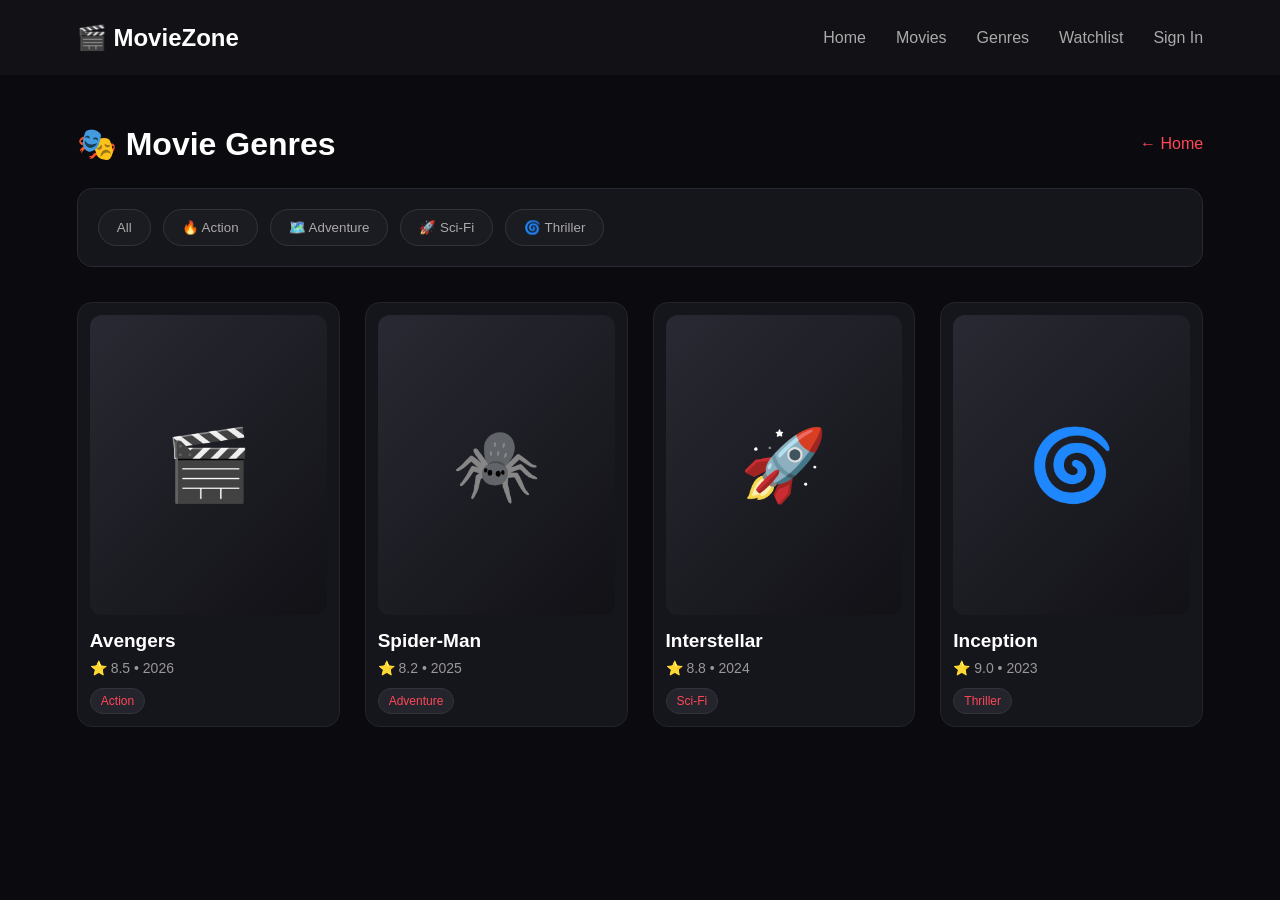
<file: genres.html>
<!DOCTYPE html>
<html lang="en">

<head>
    <meta charset="UTF-8">
    <meta name="viewport" content="width=device-width, initial-scale=1.0">

    <title>MovieZone - Genres</title>

    <link rel="stylesheet" href="style.css">
</head>

<body>

    <header>

        <div class="logo">
            🎬 MovieZone
        </div>

        <nav>
            <a href="index.html">Home</a>
            <a href="movies.html">Movies</a>
            <a href="genres.html">Genres</a>
            <a href="watchlist.html">Watchlist</a>
            <a href="login.html">Sign In</a>
        </nav>

    </header>


    <main class="movies">

        <div class="section-title">
            <h2>🎭 Movie Genres</h2>

            <a href="index.html">
                ← Home
            </a>
        </div>


        <div class="genre-filter">

            <button onclick="filterMovies('all')">All</button>

            <button onclick="filterMovies('Action')">
                🔥 Action
            </button>

            <button onclick="filterMovies('Adventure')">
                🗺️ Adventure
            </button>

            <button onclick="filterMovies('Sci-Fi')">
                🚀 Sci-Fi
            </button>

            <button onclick="filterMovies('Thriller')">
                🌀 Thriller
            </button>

        </div>


        <div class="movie-grid">

            <div class="movie-card">
                <div class="poster">🎬</div>
                <h3>Avengers</h3>
                <p>⭐ 8.5 • 2026</p>
                <span class="genre">Action</span>
            </div>

            <div class="movie-card">
                <div class="poster">🕷️</div>
                <h3>Spider-Man</h3>
                <p>⭐ 8.2 • 2025</p>
                <span class="genre">Adventure</span>
            </div>

            <div class="movie-card">
                <div class="poster">🚀</div>
                <h3>Interstellar</h3>
                <p>⭐ 8.8 • 2024</p>
                <span class="genre">Sci-Fi</span>
            </div>

            <div class="movie-card">
                <div class="poster">🌀</div>
                <h3>Inception</h3>
                <p>⭐ 9.0 • 2023</p>
                <span class="genre">Thriller</span>
            </div>

        </div>

    </main>

    <script src="script.js"></script>

</body>

</html>
</file>
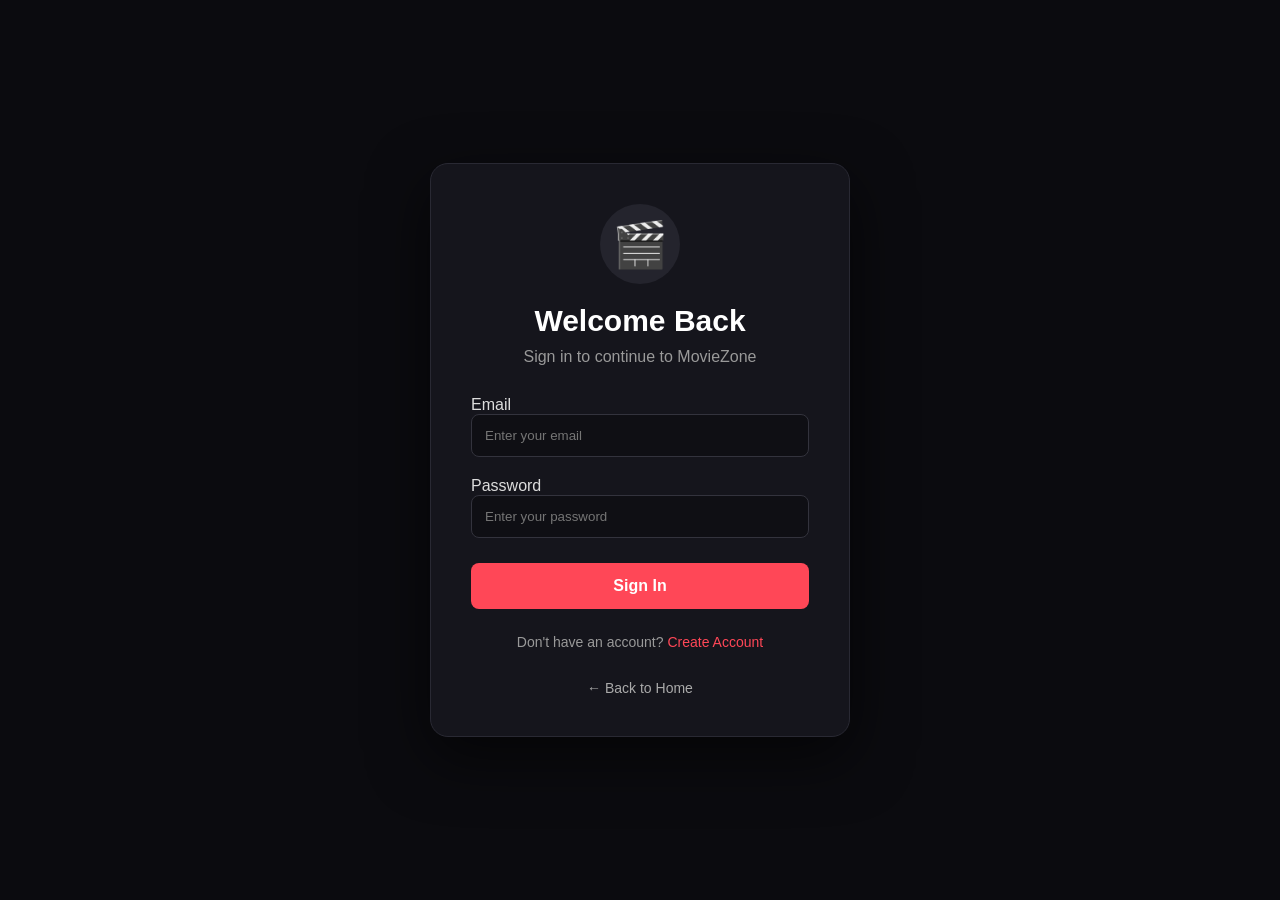
<file: login.html>
<!DOCTYPE html>
<html lang="en">
<head>
    <meta charset="UTF-8">
    <meta name="viewport" content="width=device-width, initial-scale=1.0">
    <title>MovieZone - Sign In</title>
    <link rel="stylesheet" href="style.css">
</head>

<body>

    <div class="login-page">

        <div class="login-box">

            <div class="login-logo">🎬</div>

            <h1>Welcome Back</h1>
            <p>Sign in to continue to MovieZone</p>

            <form onsubmit="loginUser(event)"></form>

                <label>Email</label>
                <input type="email" placeholder="Enter your email">

                <label>Password</label>
                <input type="password" placeholder="Enter your password">

                <button type="submit">Sign In</button>

            </form>

            <p class="signup-text">
                Don't have an account?
                <a href="#">Create Account</a>
            </p>

            <a class="back-home" href="index.html">
                ← Back to Home
            </a>

        </div>

    </div>
    <script>
function loginUser(event) {
    event.preventDefault();

    alert("Login successful! 🎬");

    window.location.href = "index.html";
}
</script>
</body>
</html>
</file>
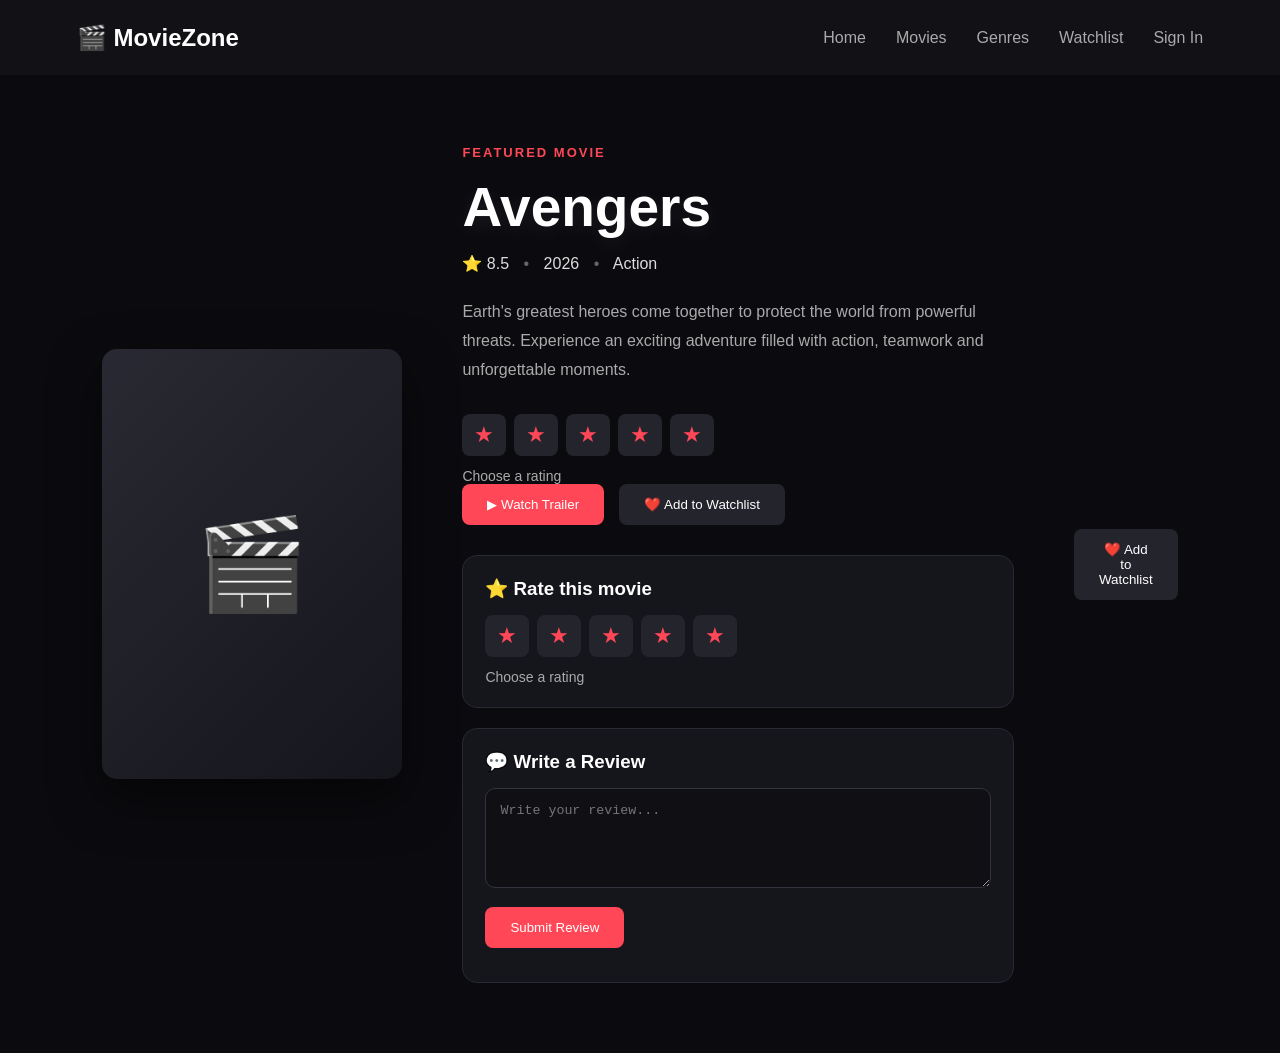
<file: movie.html>
<!DOCTYPE html>
<html lang="en">

<head>
    <meta charset="UTF-8">
    <meta name="viewport" content="width=device-width, initial-scale=1.0">

    <title>Movie Details - MovieZone</title>

    <link rel="stylesheet" href="style.css">
</head>

<body>

    <!-- Header -->
    <header>

        <div class="logo">
            🎬 MovieZone
        </div>

        <nav>
            <a href="index.html">Home</a>
            <a href="#">Movies</a>
            <a href="#">Genres</a>
            <a href="#">Watchlist</a>
            <a href="login.html">Sign In</a>
        </nav>

    </header>


    <!-- Movie Details -->
    <main class="movie-details">

        <div class="movie-poster">
            🎬
        </div>


        <div class="movie-info">

            <p class="tag">
                FEATURED MOVIE
            </p>

            <h1>Avengers</h1>

            <div class="movie-meta">
                ⭐ 8.5
                <span>•</span>
                2026
                <span>•</span>
                Action
            </div>

            <p class="description">
                Earth's greatest heroes come together to protect
                the world from powerful threats. Experience an
                exciting adventure filled with action, teamwork
                and unforgettable moments.
            </p>

            
    <div class="stars">
        <button onclick="rateMovie(1)">★</button>
        <button onclick="rateMovie(2)">★</button>
        <button onclick="rateMovie(3)">★</button>
        <button onclick="rateMovie(4)">★</button>
        <button onclick="rateMovie(5)">★</button>
    </div>

    <p id="ratingMessage">
        Choose a rating
    </p>
     <div class="movie-buttons">

    <button onclick="watchTrailer()">
        ▶ Watch Trailer
    </button>

    <button class="watchlist-btn" onclick="addToWatchlist()">
        ❤️ Add to Watchlist
    </button>

</div>


<!-- Rating -->

<div class="rating-box">

    <h3>⭐ Rate this movie</h3>

    <div class="stars">
        <button onclick="rateMovie(1)">★</button>
        <button onclick="rateMovie(2)">★</button>
        <button onclick="rateMovie(3)">★</button>
        <button onclick="rateMovie(4)">★</button>
        <button onclick="rateMovie(5)">★</button>
    </div>

    <p id="ratingMessage">
        Choose a rating
    </p>

</div>


<!-- Review -->

<div class="review-box">

    <h3>💬 Write a Review</h3>

    <textarea
        id="reviewText"
        placeholder="Write your review..."
    ></textarea>

    <button onclick="submitReview()">
        Submit Review
    </button>

    <p id="reviewMessage"></p>

</div>
</div>
</button>
                

                <button class="watchlist-btn" onclick="addToWatchlist()">
    ❤️ Add to Watchlist
</button>

            </div>

        </div>

    </main>


    <script src="script.js"></script>

</body>

</html>
</file>
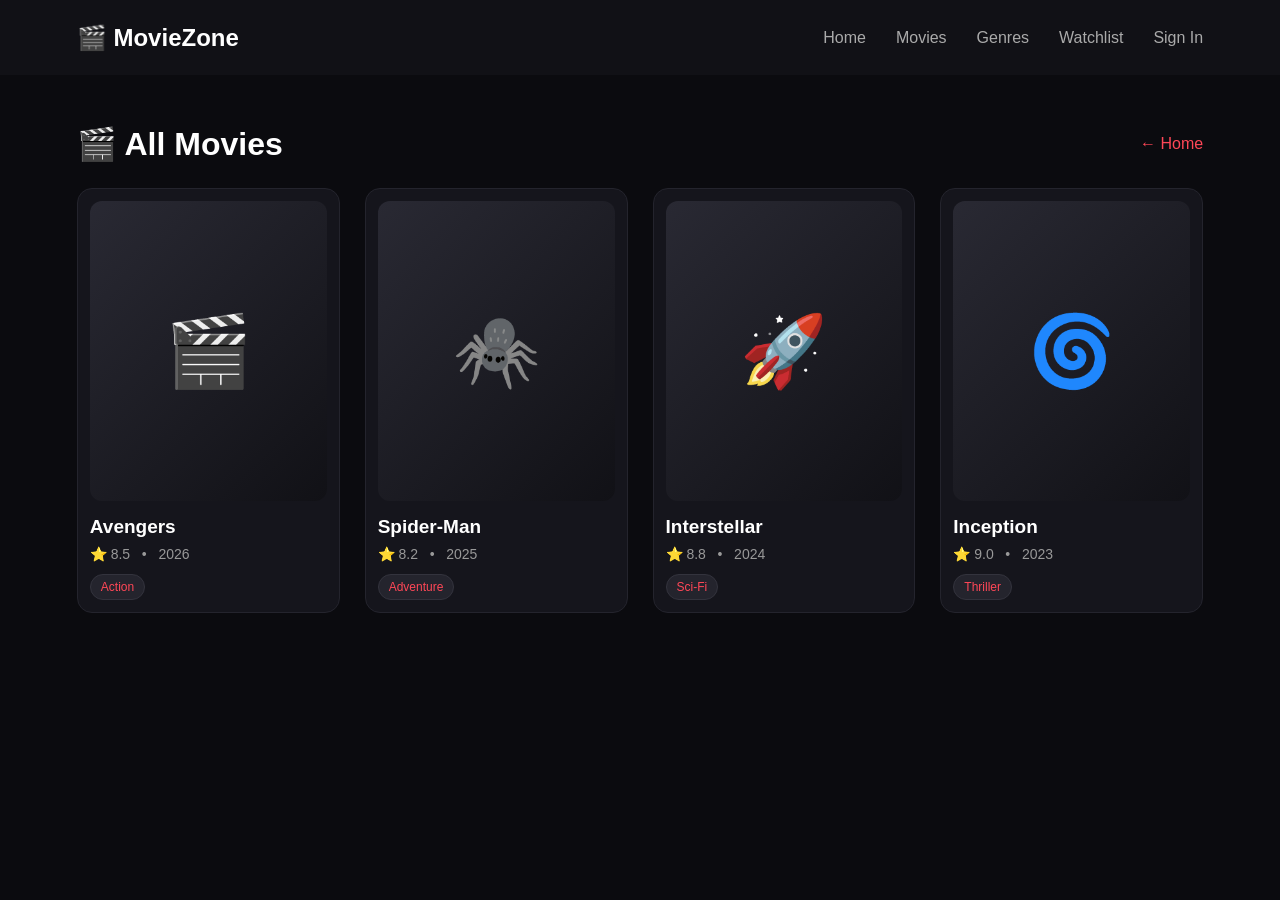
<file: movies.html>
<!DOCTYPE html>
<html lang="en">

<head>
    <meta charset="UTF-8">
    <meta name="viewport" content="width=device-width, initial-scale=1.0">

    <title>MovieZone - Movies</title>

    <link rel="stylesheet" href="style.css">
</head>

<body>

    <header>

        <div class="logo">
            🎬 MovieZone
        </div>

        <nav>
            <a href="index.html">Home</a>
            <a href="movies.html">Movies</a>
            <a href="#">Genres</a>
            <a href="watchlist.html">Watchlist</a>
            <a href="login.html">Sign In</a>
        </nav>

    </header>


    <main class="movies">

        <div class="section-title">
            <h2>🎬 All Movies</h2>

            <a href="index.html">
                ← Home
            </a>
        </div>


        <div class="movie-grid">

            <div class="movie-card" onclick="window.location.href='movie.html'">
                <div class="poster">🎬</div>
                <h3>Avengers</h3>
                <p>⭐ 8.5 &nbsp; • &nbsp; 2026</p>
                <span class="genre">Action</span>
            </div>

            <div class="movie-card" onclick="window.location.href='movie.html'">
                <div class="poster">🕷️</div>
                <h3>Spider-Man</h3>
                <p>⭐ 8.2 &nbsp; • &nbsp; 2025</p>
                <span class="genre">Adventure</span>
            </div>

            <div class="movie-card" onclick="window.location.href='movie.html'">
                <div class="poster">🚀</div>
                <h3>Interstellar</h3>
                <p>⭐ 8.8 &nbsp; • &nbsp; 2024</p>
                <span class="genre">Sci-Fi</span>
            </div>

            <div class="movie-card" onclick="window.location.href='movie.html'">
                <div class="poster">🌀</div>
                <h3>Inception</h3>
                <p>⭐ 9.0 &nbsp; • &nbsp; 2023</p>
                <span class="genre">Thriller</span>
            </div>

        </div>

    </main>

</body>

</html>
</file>
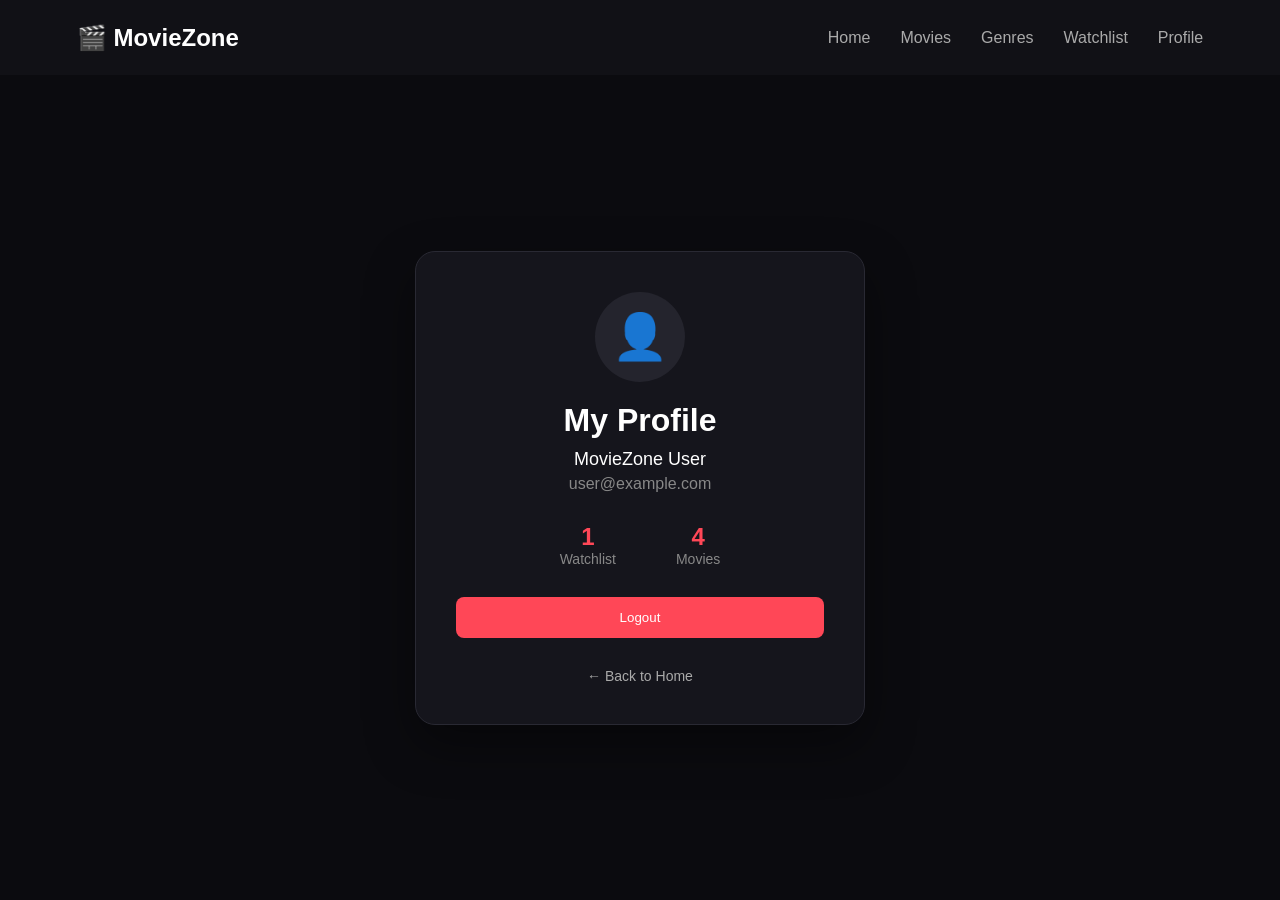
<file: profile.html>
<!DOCTYPE html>
<html lang="en">

<head>
    <meta charset="UTF-8">
    <meta name="viewport" content="width=device-width, initial-scale=1.0">

    <title>MovieZone - Profile</title>

    <link rel="stylesheet" href="style.css">
</head>

<body>

    <header>

        <div class="logo">
            🎬 MovieZone
        </div>

        <nav>
            <a href="index.html">Home</a>
            <a href="movies.html">Movies</a>
            <a href="genres.html">Genres</a>
            <a href="watchlist.html">Watchlist</a>
            <a href="profile.html">Profile</a>
        </nav>

    </header>


    <main class="profile-page">

        <div class="profile-box">

            <div class="profile-icon">
                👤
            </div>

            <h1>My Profile</h1>

            <p class="profile-name">
                MovieZone User
            </p>

            <p class="profile-email">
                user@example.com
            </p>

            <div class="profile-stats">

                <div>
                    <h2>1</h2>
                    <p>Watchlist</p>
                </div>

                <div>
                    <h2>4</h2>
                    <p>Movies</p>
                </div>

            </div>

            <button onclick="logoutUser()">
                Logout
            </button>

            <a class="back-home" href="index.html">
                ← Back to Home
            </a>

        </div>

    </main>


    <script src="script.js"></script>

</body>

</html>
</file>
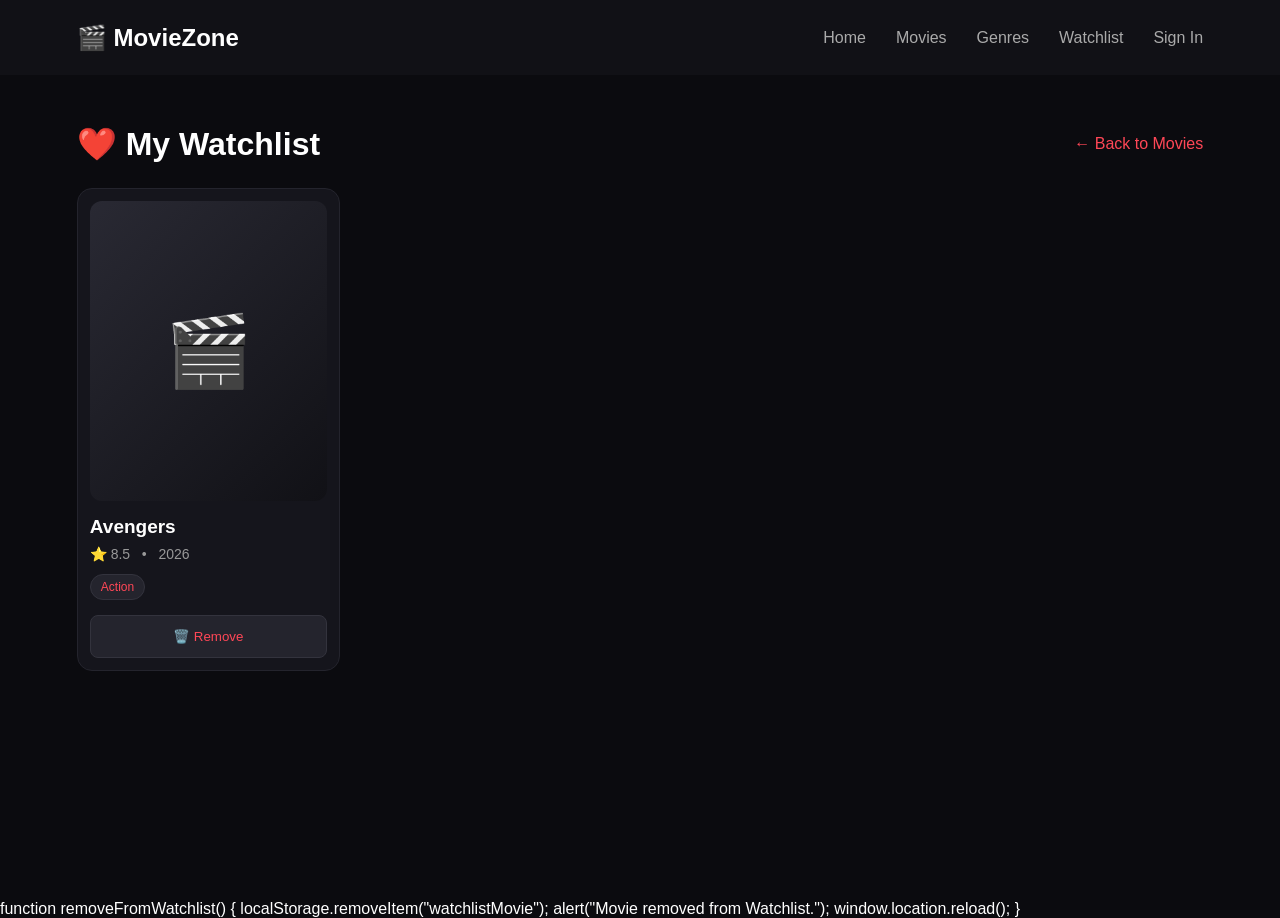
<file: watchlist.html>
<!DOCTYPE html>
<html lang="en">

<head>
    <meta charset="UTF-8">
    <meta name="viewport" content="width=device-width, initial-scale=1.0">

    <title>MovieZone - Watchlist</title>

    <link rel="stylesheet" href="style.css">
</head>

<body>

    <header>

        <div class="logo">
            🎬 MovieZone
        </div>

        <nav>
            <a href="index.html">Home</a>
            <a href="#">Movies</a>
            <a href="#">Genres</a>
            <a href="watchlist.html">Watchlist</a>
            <a href="login.html">Sign In</a>
        </nav>

    </header>


    <main class="movies">

        <div class="section-title">

            <h2>❤️ My Watchlist</h2>

            <a href="index.html">
                ← Back to Movies
            </a>

        </div>


        <div class="movie-grid">

            <div class="movie-card">

                <div class="poster">
                    🎬
                </div>

                <h3>Avengers</h3>

                <p>
                    ⭐ 8.5 &nbsp; • &nbsp; 2026
                </p>

                <span class="genre">
                    Action
                </span>
                <button class="remove-btn" onclick="removeFromWatchlist()">
    🗑️ Remove
</button>
            </div>

        </div>

    </main>
   <script src="script.js"></script>
</body>

</html>
function removeFromWatchlist() {
    localStorage.removeItem("watchlistMovie");

    alert("Movie removed from Watchlist.");

    window.location.reload();
}
</file>
<file: style.css>
* {
    margin: 0;
    padding: 0;
    box-sizing: border-box;
}

body {
    font-family: Arial, sans-serif;
    background: #0b0b0f;
    color: white;
}

/* Header */
header {
    height: 75px;
    padding: 0 6%;
    display: flex;
    align-items: center;
    justify-content: space-between;
    background: #111116;
}

.logo {
    font-size: 24px;
    font-weight: bold;
}

nav {
    display: flex;
    gap: 30px;
}

nav a {
    color: #aaa;
    text-decoration: none;
}

nav a:hover {
    color: white;
}

/* Search */
.search {
    background: #1b1b22;
    padding: 10px 15px;
    border-radius: 20px;
}

.search input {
    background: transparent;
    border: none;
    outline: none;
    color: white;
}

/* Hero */
.hero {
    min-height: 500px;
    display: flex;
    align-items: center;
    padding: 60px 8%;
    background:
        linear-gradient(90deg, #0b0b0f 25%, transparent),
        linear-gradient(0deg, #0b0b0f, transparent);
}

.hero-content {
    max-width: 600px;
}

.tag {
    color: #ff4757;
    font-weight: bold;
    margin-bottom: 15px;
}

.hero h1 {
    font-size: 55px;
    line-height: 1.1;
    margin-bottom: 20px;
}

.hero p {
    color: #aaa;
    line-height: 1.7;
    margin-bottom: 25px;
}

button {
    background: #ff4757;
    color: white;
    border: none;
    padding: 13px 25px;
    border-radius: 8px;
    cursor: pointer;
}

button:hover {
    background: #e63b4b;
}

/* Movies */
.movies {
    padding: 40px 6%;
}

.section-title {
    display: flex;
    justify-content: space-between;
    align-items: center;
    margin-bottom: 25px;
}

.section-title a {
    color: #ff4757;
    text-decoration: none;
}

/* Movie Grid */
.movie-grid {
    display: grid;
    grid-template-columns: repeat(4, 1fr);
    gap: 25px;
}

/* Movie Card */
.movie-card {
    background: #15151c;
    padding: 12px;
    border-radius: 12px;
    transition: 0.3s;
}

.movie-card:hover {
    transform: translateY(-8px);
}

/* Poster */
.poster {
    height: 280px;
    background: linear-gradient(135deg, #24242d, #18181f);
    border-radius: 8px;
    display: flex;
    justify-content: center;
    align-items: center;
    font-size: 65px;
    margin-bottom: 15px;
}

.movie-card h3 {
    margin-bottom: 8px;
}

.movie-card p {
    color: #999;
    font-size: 14px;
}

/* Mobile */
@media (max-width: 800px) {

    nav {
        display: none;
    }

    .movie-grid {
        grid-template-columns: repeat(2, 1fr);
    }

    .hero h1 {
        font-size: 40px;
    }
}
/* =========================
   LOGIN PAGE
========================= */

.login-container {
    min-height: 100vh;
    display: flex;
    justify-content: center;
    align-items: center;
    padding: 20px;
    background: #0b0b0f;
}

.login-box {
    width: 100%;
    max-width: 420px;
    padding: 40px;
    background: #15151c;
    border: 1px solid #292933;
    border-radius: 16px;
    box-shadow: 0 20px 60px rgba(0, 0, 0, 0.5);
}

.login-logo {
    text-align: center;
    font-size: 26px;
    font-weight: bold;
    margin-bottom: 30px;
}

.login-box h1 {
    text-align: center;
    font-size: 30px;
    margin-bottom: 10px;
}

.login-text {
    text-align: center;
    color: #999;
    margin-bottom: 30px;
}

.login-box form {
    display: flex;
    flex-direction: column;
}

.login-box label {
    margin-bottom: 8px;
    color: #ddd;
}

.login-box input[type="email"],
.login-box input[type="password"] {
    width: 100%;
    padding: 13px;
    margin-bottom: 20px;
    background: #0f0f14;
    border: 1px solid #33333d;
    border-radius: 8px;
    color: white;
    outline: none;
}

.login-box input:focus {
    border-color: #ff4757;
}

.login-options {
    display: flex;
    justify-content: space-between;
    align-items: center;
    margin-bottom: 25px;
    font-size: 13px;
}

.login-options a,
.signup-text a {
    color: #ff4757;
    text-decoration: none;
}

.remember {
    display: flex;
    align-items: center;
    gap: 7px;
    color: #aaa !important;
    margin: 0 !important;
}

.login-box button {
    width: 100%;
    padding: 14px;
    font-size: 16px;
    font-weight: bold;
}

.signup-text {
    text-align: center;
    color: #999;
    margin-top: 25px;
    font-size: 14px;
}
/* =========================
   MOVIE DETAILS PAGE
========================= */

.movie-details {
    min-height: calc(100vh - 75px);
    display: flex;
    align-items: center;
    gap: 60px;
    padding: 70px 8%;
    background: #0b0b0f;
}

.movie-poster {
    width: 300px;
    height: 430px;
    flex-shrink: 0;
    display: flex;
    align-items: center;
    justify-content: center;
    border-radius: 15px;
    background: linear-gradient(135deg, #292933, #15151c);
    font-size: 90px;
    box-shadow: 0 20px 50px rgba(0, 0, 0, 0.5);
}

.movie-info {
    max-width: 650px;
}

.movie-info h1 {
    font-size: 55px;
    margin: 10px 0 15px;
}

.movie-meta {
    color: #ddd;
    margin-bottom: 25px;
    font-size: 16px;
}

.movie-meta span {
    margin: 0 10px;
    color: #666;
}

.description {
    color: #aaa;
    line-height: 1.8;
    margin-bottom: 30px;
}

.movie-buttons {
    display: flex;
    gap: 15px;
}

.watchlist-btn {
    background: #24242d;
}

.watchlist-btn:hover {
    background: #33333d;
}

@media (max-width: 800px) {

    .movie-details {
        flex-direction: column;
        text-align: center;
    }

    .movie-poster {
        width: 240px;
        height: 340px;
    }

    .movie-info h1 {
        font-size: 40px;
    }

    .movie-buttons {
        justify-content: center;
        flex-wrap: wrap;
    }
}
.movie-card {
    display: block;
    cursor: pointer;
}

.genre {
    display: inline-block;
    margin-top: 10px;
    padding: 5px 10px;
    border-radius: 15px;
    background: #24242d;
    color: #ff4757;
    font-size: 12px;
}
/* =========================
   MOVIEZONE LOGIN PAGE
========================= */

.login-page {
    min-height: 100vh;
    display: flex;
    justify-content: center;
    align-items: center;
    padding: 30px;
    background: #0b0b0f;
}

.login-box {
    width: 100%;
    max-width: 420px;
    padding: 40px;
    background: #15151c;
    border: 1px solid #292933;
    border-radius: 18px;
    box-shadow: 0 20px 60px rgba(0, 0, 0, 0.6);
}

.login-logo {
    text-align: center;
    font-size: 45px;
    margin-bottom: 15px;
}

.login-box h1 {
    text-align: center;
    font-size: 30px;
    margin-bottom: 10px;
}

.login-box > p {
    text-align: center;
    color: #999;
    margin-bottom: 30px;
}

.login-box form {
    display: flex;
    flex-direction: column;
}

.login-box label {
    color: #ddd;
    margin-bottom: 8px;
}

.login-box input {
    width: 100%;
    padding: 14px;
    margin-bottom: 20px;
    background: #0f0f14;
    border: 1px solid #33333d;
    border-radius: 8px;
    color: white;
    outline: none;
}

.login-box input:focus {
    border-color: #ff4757;
}

.login-box button {
    width: 100%;
    padding: 14px;
    margin-top: 5px;
    background: #ff4757;
    color: white;
    border: none;
    border-radius: 8px;
    font-size: 16px;
    font-weight: bold;
    cursor: pointer;
}

.login-box button:hover {
    background: #e63b4b;
}

.signup-text {
    margin-top: 25px;
    font-size: 14px;
}

.signup-text a {
    color: #ff4757;
    text-decoration: none;
}

.back-home {
    display: block;
    text-align: center;
    margin-top: 20px;
    color: #aaa;
    text-decoration: none;
    font-size: 14px;
}

.back-home:hover {
    color: white;
}
/* =========================
   PROFESSIONAL MOVIE CARDS
========================= */

.movie-card {
    overflow: hidden;
    cursor: pointer;
    transition: transform 0.3s ease, box-shadow 0.3s ease;
}

.movie-card:hover {
    transform: translateY(-10px);
    box-shadow: 0 15px 35px rgba(255, 71, 87, 0.25);
}

.poster {
    position: relative;
    overflow: hidden;
    transition: transform 0.3s ease;
}

.movie-card:hover .poster {
    transform: scale(1.02);
}

.movie-card h3 {
    font-size: 18px;
    margin-top: 5px;
}

.genre {
    transition: 0.3s;
}

.movie-card:hover .genre {
    background: #ff4757;
    color: white;
}
/* Genre Filter */

.genre-filter {
    display: flex;
    gap: 12px;
    flex-wrap: wrap;
    margin-bottom: 30px;
}

.genre-filter button {
    background: #1b1b22;
    color: #aaa;
    border: 1px solid #33333d;
    padding: 10px 18px;
    border-radius: 20px;
    cursor: pointer;
}

.genre-filter button:hover {
    background: #ff4757;
    color: white;
    border-color: #ff4757;
}
/* =========================
   RATING & REVIEW
========================= */

.rating-box {
    margin-top: 30px;
    padding: 22px;
    background: #15151c;
    border: 1px solid #292933;
    border-radius: 15px;
    max-width: 650px;
}

.rating-box h3,
.review-box h3 {
    margin-bottom: 15px;
}

.stars {
    display: flex;
    gap: 8px;
    margin-bottom: 12px;
}

.stars button {
    background: #24242d;
    color: #ff4757;
    border: none;
    font-size: 22px;
    padding: 8px 12px;
    border-radius: 8px;
}

.stars button:hover {
    background: #ff4757;
    color: white;
}

#ratingMessage {
    color: #aaa;
    font-size: 14px;
}


/* Review */

.review-box {
    margin-top: 20px;
    padding: 22px;
    background: #15151c;
    border: 1px solid #292933;
    border-radius: 15px;
    max-width: 650px;
}

.review-box textarea {
    width: 100%;
    min-height: 100px;
    padding: 14px;
    margin-bottom: 15px;
    background: #0f0f14;
    color: white;
    border: 1px solid #33333d;
    border-radius: 10px;
    resize: vertical;
    outline: none;
}

.review-box textarea:focus {
    border-color: #ff4757;
}

.review-box button {
    background: #ff4757;
}

#reviewMessage {
    margin-top: 12px;
    color: #aaa;
}
/* =========================
   PROFESSIONAL MOVIES PAGE
========================= */

.movies {
    min-height: calc(100vh - 75px);
    padding: 50px 6%;
}

.movies .section-title h2 {
    font-size: 32px;
}

.movie-grid {
    margin-top: 20px;
}

.movie-card {
    position: relative;
    background: #15151c;
    border: 1px solid #24242d;
    border-radius: 15px;
    padding: 12px;
    overflow: hidden;
    transition: all 0.3s ease;
}

.movie-card:hover {
    transform: translateY(-10px);
    border-color: #ff4757;
    box-shadow: 0 15px 35px rgba(255, 71, 87, 0.20);
}

.poster {
    height: 300px;
    border-radius: 12px;
    background: linear-gradient(135deg, #292933, #111116);
    font-size: 70px;
    transition: all 0.3s ease;
}

.movie-card:hover .poster {
    transform: scale(1.03);
}

.movie-card h3 {
    font-size: 19px;
    margin-top: 15px;
}

.movie-card p {
    margin-top: 8px;
    color: #999;
}

.genre {
    margin-top: 12px;
    background: #24242d;
    color: #ff4757;
    border: 1px solid #33333d;
}

.genre:hover {
    background: #ff4757;
    color: white;
}
/* =========================
   GENRES PAGE
========================= */

.genre-filter {
    padding: 20px;
    margin-bottom: 35px;
    background: #15151c;
    border: 1px solid #292933;
    border-radius: 15px;
}

.genre-filter button {
    transition: all 0.3s ease;
}

.genre-filter button:hover {
    transform: translateY(-3px);
    box-shadow: 0 8px 20px rgba(255, 71, 87, 0.25);
}

.genre-filter button:active {
    transform: scale(0.95);
}
/* =========================
   WATCHLIST PAGE
========================= */

.remove-btn {
    width: 100%;
    margin-top: 15px;
    background: #24242d;
    color: #ff4757;
    border: 1px solid #33333d;
}

.remove-btn:hover {
    background: #ff4757;
    color: white;
}

.watchlist-empty {
    text-align: center;
    padding: 60px 20px;
    color: #888;
}

.watchlist-empty h3 {
    color: white;
    font-size: 24px;
    margin-bottom: 10px;
}
/* =========================
   PROFILE PAGE
========================= */

.profile-page {
    min-height: calc(100vh - 75px);
    display: flex;
    justify-content: center;
    align-items: center;
    padding: 50px 20px;
}

.profile-box {
    width: 100%;
    max-width: 450px;
    padding: 40px;
    text-align: center;
    background: #15151c;
    border: 1px solid #292933;
    border-radius: 20px;
    box-shadow: 0 20px 50px rgba(0, 0, 0, 0.4);
}

.profile-icon {
    width: 90px;
    height: 90px;
    margin: 0 auto 20px;
    display: flex;
    align-items: center;
    justify-content: center;
    background: #24242d;
    border-radius: 50%;
    font-size: 45px;
}

.profile-box h1 {
    margin-bottom: 10px;
}

.profile-name {
    color: white;
    font-size: 18px;
    margin-bottom: 5px;
}

.profile-email {
    color: #888;
    margin-bottom: 30px;
}

.profile-stats {
    display: flex;
    justify-content: center;
    gap: 60px;
    margin-bottom: 30px;
}

.profile-stats h2 {
    color: #ff4757;
}

.profile-stats p {
    color: #888;
    font-size: 14px;
}

.profile-box button {
    width: 100%;
    margin-bottom: 10px;
}
/* =========================
   LOGIN PAGE IMPROVEMENT
========================= */

.login-box {
    animation: loginAppear 0.5s ease;
}

.login-logo {
    background: #24242d;
    width: 80px;
    height: 80px;
    margin: 0 auto 20px;
    border-radius: 50%;
    display: flex;
    align-items: center;
    justify-content: center;
}

.login-box input {
    transition: 0.3s ease;
}

.login-box input:focus {
    transform: translateY(-2px);
    box-shadow: 0 0 15px rgba(255, 71, 87, 0.15);
}

.login-box button {
    transition: 0.3s ease;
}

.login-box button:hover {
    transform: translateY(-2px);
    box-shadow: 0 8px 20px rgba(255, 71, 87, 0.25);
}

@keyframes loginAppear {
    from {
        opacity: 0;
        transform: translateY(20px);
    }

    to {
        opacity: 1;
        transform: translateY(0);
    }
}
/* =========================
   HOME PAGE HERO
========================= */

.hero {
    position: relative;
    overflow: hidden;
}

.hero-content {
    animation: heroAppear 0.7s ease;
}

.hero h1 {
    text-shadow: 0 5px 25px rgba(255, 255, 255, 0.08);
}

.hero button {
    transition: all 0.3s ease;
}

.hero button:hover {
    transform: translateY(-3px);
    box-shadow: 0 10px 25px rgba(255, 71, 87, 0.3);
}

.hero button:active {
    transform: scale(0.97);
}

@keyframes heroAppear {
    from {
        opacity: 0;
        transform: translateX(-30px);
    }

    to {
        opacity: 1;
        transform: translateX(0);
    }
}
/* =========================
   MOVIE DETAILS IMPROVEMENT
========================= */

.movie-poster {
    position: relative;
    overflow: hidden;
    transition: 0.4s ease;
}

.movie-poster:hover {
    transform: scale(1.03);
    box-shadow: 0 25px 60px rgba(255, 71, 87, 0.25);
}

.movie-info .tag {
    letter-spacing: 2px;
    font-size: 13px;
}

.movie-info h1 {
    text-shadow: 0 5px 20px rgba(255, 255, 255, 0.08);
}

.movie-buttons button {
    transition: all 0.3s ease;
}

.movie-buttons button:hover {
    transform: translateY(-3px);
}

.movie-buttons button:active {
    transform: scale(0.97);
}
/* =========================
   MOBILE RESPONSIVE
========================= */

@media (max-width: 600px) {

    header {
        height: auto;
        padding: 20px;
        flex-direction: column;
        gap: 15px;
    }

    nav {
        display: flex;
        gap: 12px;
        flex-wrap: wrap;
        justify-content: center;
    }

    nav a {
        font-size: 13px;
    }

    .search {
        width: 100%;
    }

    .search input {
        width: 85%;
    }

    .hero {
        min-height: 450px;
        padding: 40px 25px;
    }

    .hero h1 {
        font-size: 38px;
    }

    .movies {
        padding: 35px 20px;
    }

    .movie-grid {
        grid-template-columns: 1fr;
        gap: 20px;
    }

    .poster {
        height: 350px;
    }

    .movie-details {
        padding: 40px 20px;
        gap: 30px;
    }

    .movie-poster {
        width: 220px;
        height: 320px;
    }

    .movie-info h1 {
        font-size: 38px;
    }

    .movie-buttons {
        flex-direction: column;
    }

    .movie-buttons button {
        width: 100%;
    }

    .profile-box,
    .login-box {
        padding: 25px;
    }

}
</file>
